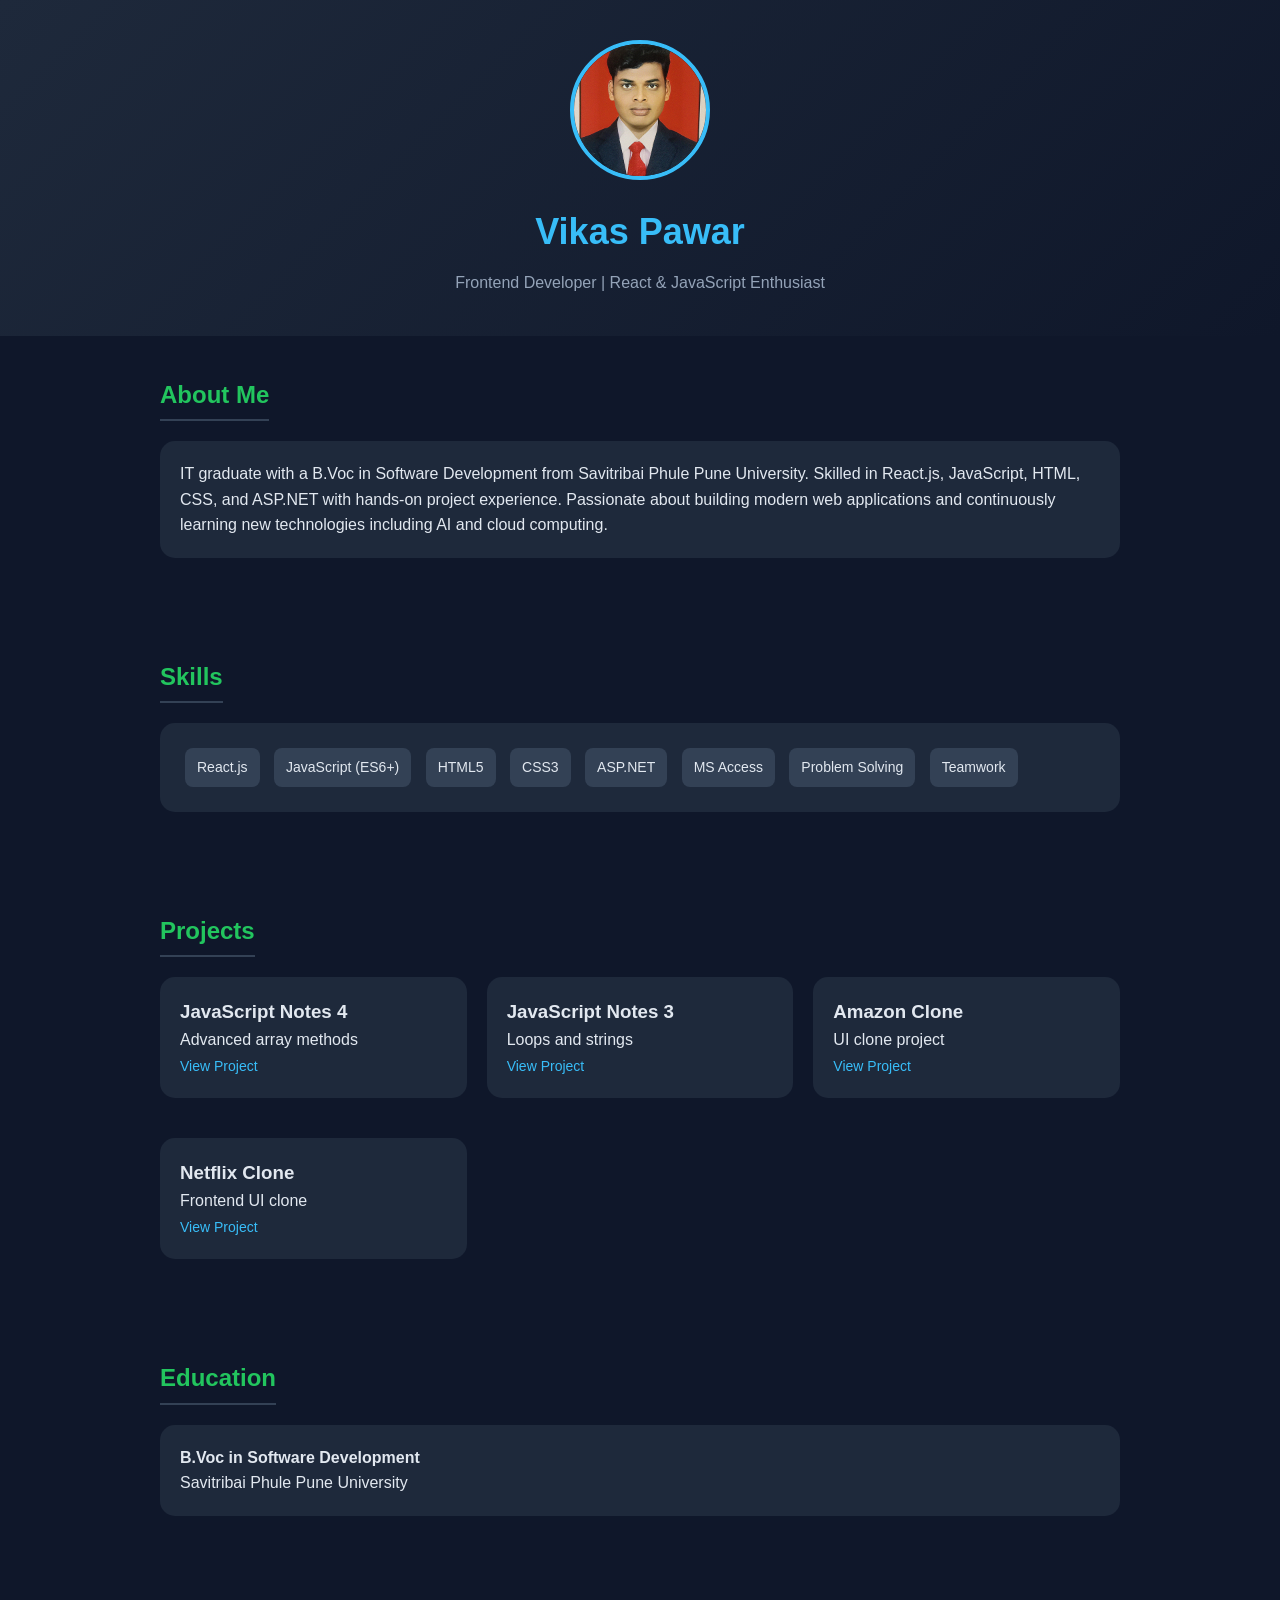
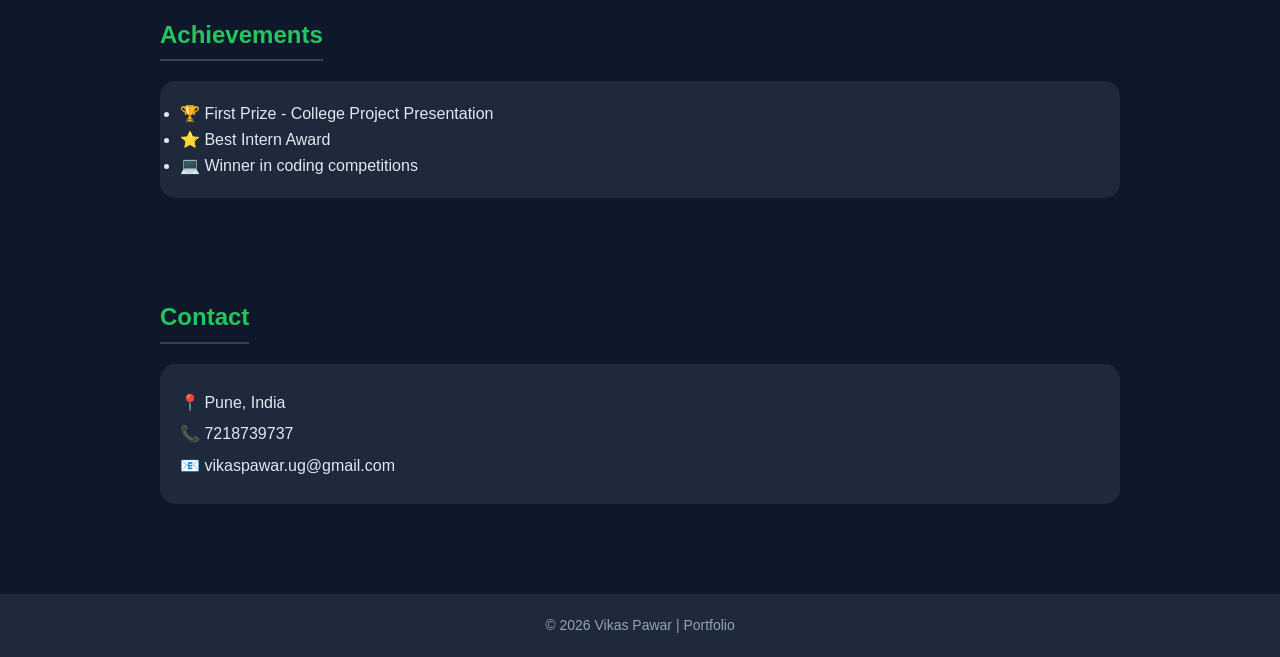
<file: Portfolio/index.html>
<!DOCTYPE html>
<html lang="en">
<head>
  <meta charset="UTF-8" />
  <meta name="viewport" content="width=device-width, initial-scale=1.0" />
  <title>Vikas Pawar | Portfolio</title>

  <style>
    *{margin:0;padding:0;box-sizing:border-box;font-family: 'Segoe UI', Tahoma, Geneva, Verdana, sans-serif;}

    body{background:#0f172a;color:#e2e8f0;line-height:1.6;}

    header{padding:40px 20px;text-align:center;background:linear-gradient(135deg,#1e293b,#0f172a);}

    header h1{font-size:36px;color:#38bdf8;}
    header p{color:#94a3b8;margin-top:10px;}

    section{padding:40px 20px;max-width:1000px;margin:auto;}

    h2{color:#22c55e;margin-bottom:20px;border-bottom:2px solid #334155;display:inline-block;padding-bottom:5px;}

    .card{background:#1e293b;padding:20px;border-radius:15px;margin-bottom:20px;transition:0.3s;}
    .card:hover{transform:translateY(-5px);box-shadow:0 10px 25px rgba(0,0,0,0.6);}

    .skills span{
      display:inline-block;
      background:#334155;
      padding:8px 12px;
      margin:5px;
      border-radius:8px;
      font-size:14px;
    }

    .projects{display:grid;grid-template-columns:repeat(auto-fit,minmax(250px,1fr));gap:20px;}

    .projects a{color:#38bdf8;text-decoration:none;font-size:14px;}

    footer{text-align:center;padding:20px;background:#1e293b;margin-top:30px;font-size:14px;color:#94a3b8;}

    .contact p{margin:6px 0;}

    .profile-pic{
      width:140px;
      height:140px;
      border-radius:50%;
      object-fit:cover;
      border:4px solid #38bdf8;
      margin-bottom:15px;
    }

  </style>
</head>
<body>

<header>
  <img src="Vikas.jpg" alt="Vikas Pawar" class="profile-pic">
  <h1>Vikas Pawar</h1>
  <p>Frontend Developer | React & JavaScript Enthusiast</p>
</header>

<section>
  <h2>About Me</h2>
  <div class="card">
    <p>
      IT graduate with a B.Voc in Software Development from Savitribai Phule Pune University.
      Skilled in React.js, JavaScript, HTML, CSS, and ASP.NET with hands-on project experience.
      Passionate about building modern web applications and continuously learning new technologies
      including AI and cloud computing.
    </p>
  </div>
</section>

<section>
  <h2>Skills</h2>
  <div class="card skills">
    <span>React.js</span>
    <span>JavaScript (ES6+)</span>
    <span>HTML5</span>
    <span>CSS3</span>
    <span>ASP.NET</span>
    <span>MS Access</span>
    <span>Problem Solving</span>
    <span>Teamwork</span>
  </div>
</section>

<section>
  <h2>Projects</h2>
  <div class="projects">

    <div class="card">
      <h3>JavaScript Notes 4</h3>
      <p>Advanced array methods</p>
      <a href="https://vikaspawar-dev.github.io/javascript-notes-4/" target="_blank">View Project</a>
    </div>

    <div class="card">
      <h3>JavaScript Notes 3</h3>
      <p>Loops and strings</p>
      <a href="https://vikaspawar-dev.github.io/javascript-notes-3/" target="_blank">View Project</a>
    </div>

    <div class="card">
      <h3>Amazon Clone</h3>
      <p>UI clone project</p>
      <a href="https://vikaspawar-dev.github.io/-amazon-clone/" target="_blank">View Project</a>
    </div>

    <div class="card">
      <h3>Netflix Clone</h3>
      <p>Frontend UI clone</p>
      <a href="https://vikaspawar-dev.github.io/netflix-clone/" target="_blank">View Project</a>
    </div>

  </div>
</section>

<section>
  <h2>Education</h2>
  <div class="card">
    <p><strong>B.Voc in Software Development</strong></p>
    <p>Savitribai Phule Pune University</p>
  </div>
</section>

<section>
  <h2>Achievements</h2>
  <div class="card">
    <ul>
      <li>🏆 First Prize - College Project Presentation</li>
      <li>⭐ Best Intern Award</li>
      <li>💻 Winner in coding competitions</li>
    </ul>
  </div>
</section>

<section>
  <h2>Contact</h2>
  <div class="card contact">
    <p>📍 Pune, India</p>
    <p>📞 7218739737</p>
    <p>📧 vikaspawar.ug@gmail.com</p>
  </div>
</section>

<footer>
  <p>© 2026 Vikas Pawar | Portfolio</p>
</footer>

</body>
</html>
</file>
